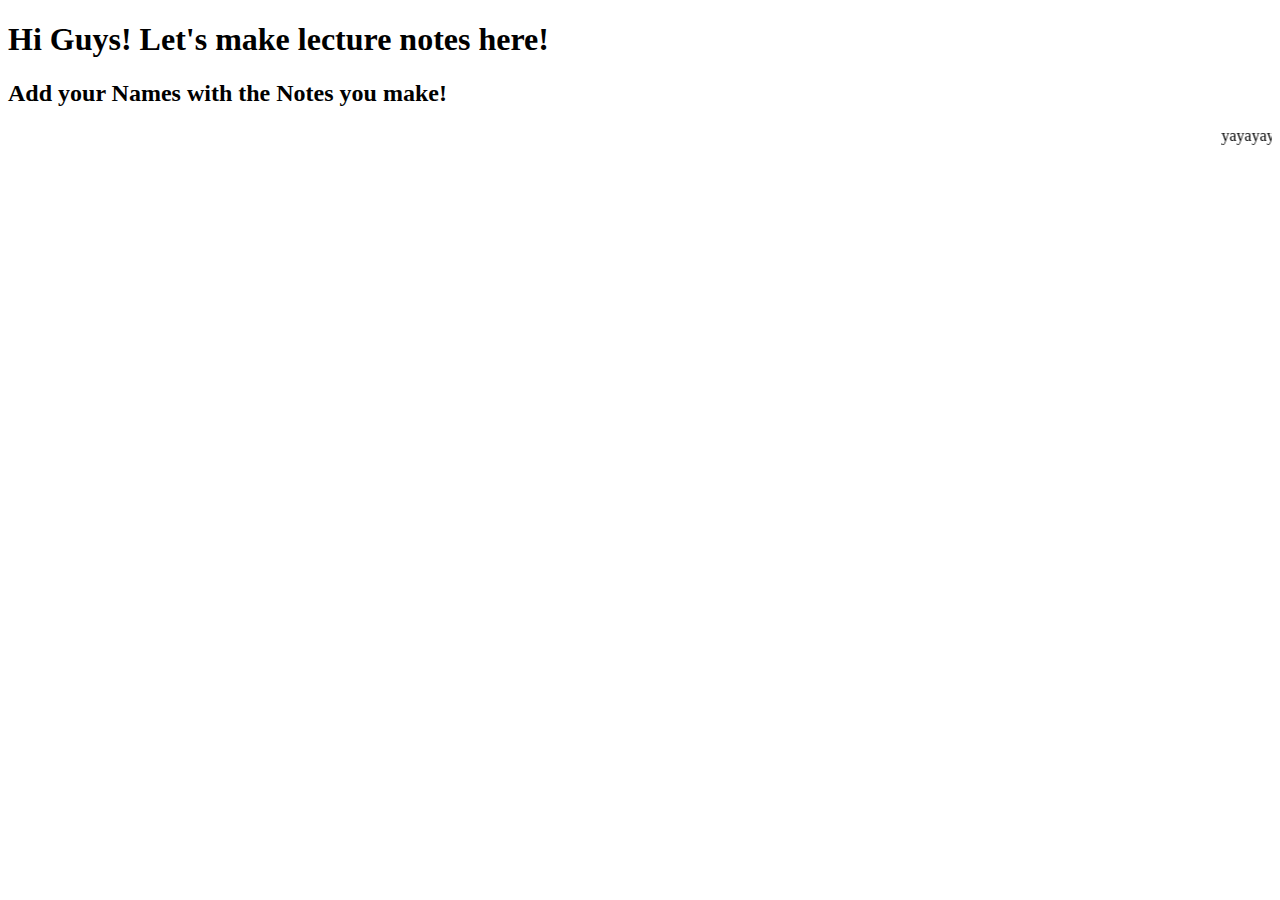
<file: hi_guys/index.html>
<!DOCTYPE html>
<html lang="en">
<head>
    <meta charset="UTF-8">
    <meta name="viewport" content="width=device-width, initial-scale=1.0">
    <title>Nebula Lecture 1</title>
</head>
<body>
    <h1>Hi Guys! Let's make lecture notes here!</h1>
    <h2>Add your Names with the Notes you make!</h2>
    <marquee>yayayayayayay</marquee>
</body>
</html>
</file>
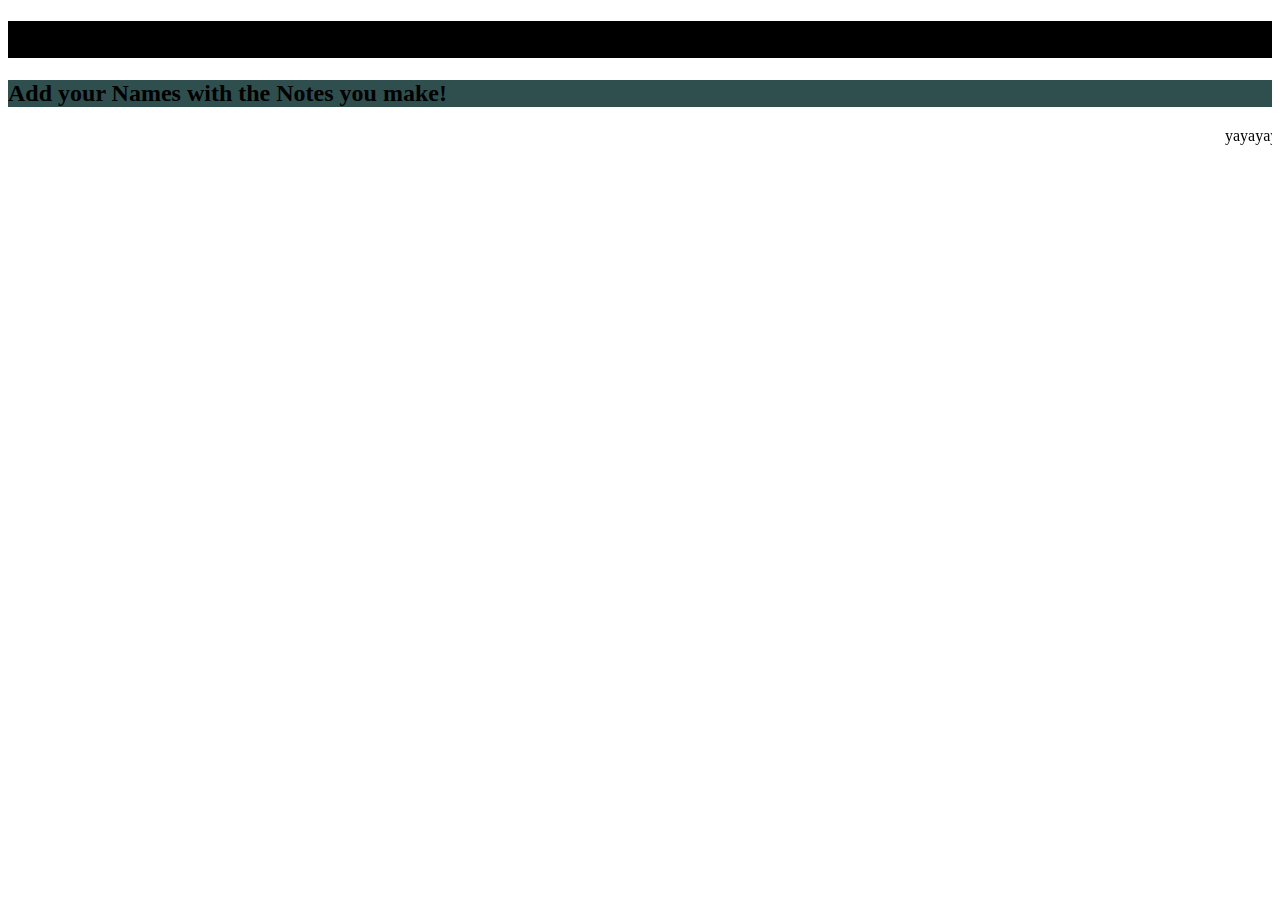
<file: hi_guys/;alsidfjk/index.html>
<!DOCTYPE html>
<html lang="en">
<head>
    <meta charset="UTF-8">
    <meta name="viewport" content="width=device-width, initial-scale=1.0">
    <title>Nebula Lecture 1</title>
    <link rel="stylesheet" href="./Styleeeeeeee.css">
</head>
<body>
    <h1 class="heading-1">Hi Guys! Let's make lecture notes here!</h1>
    <h2 class="heading-2">Add your Names with the Notes you make!</h2>
    <marquee>yayayayayayay</marquee>
</body>
</html>
</file>
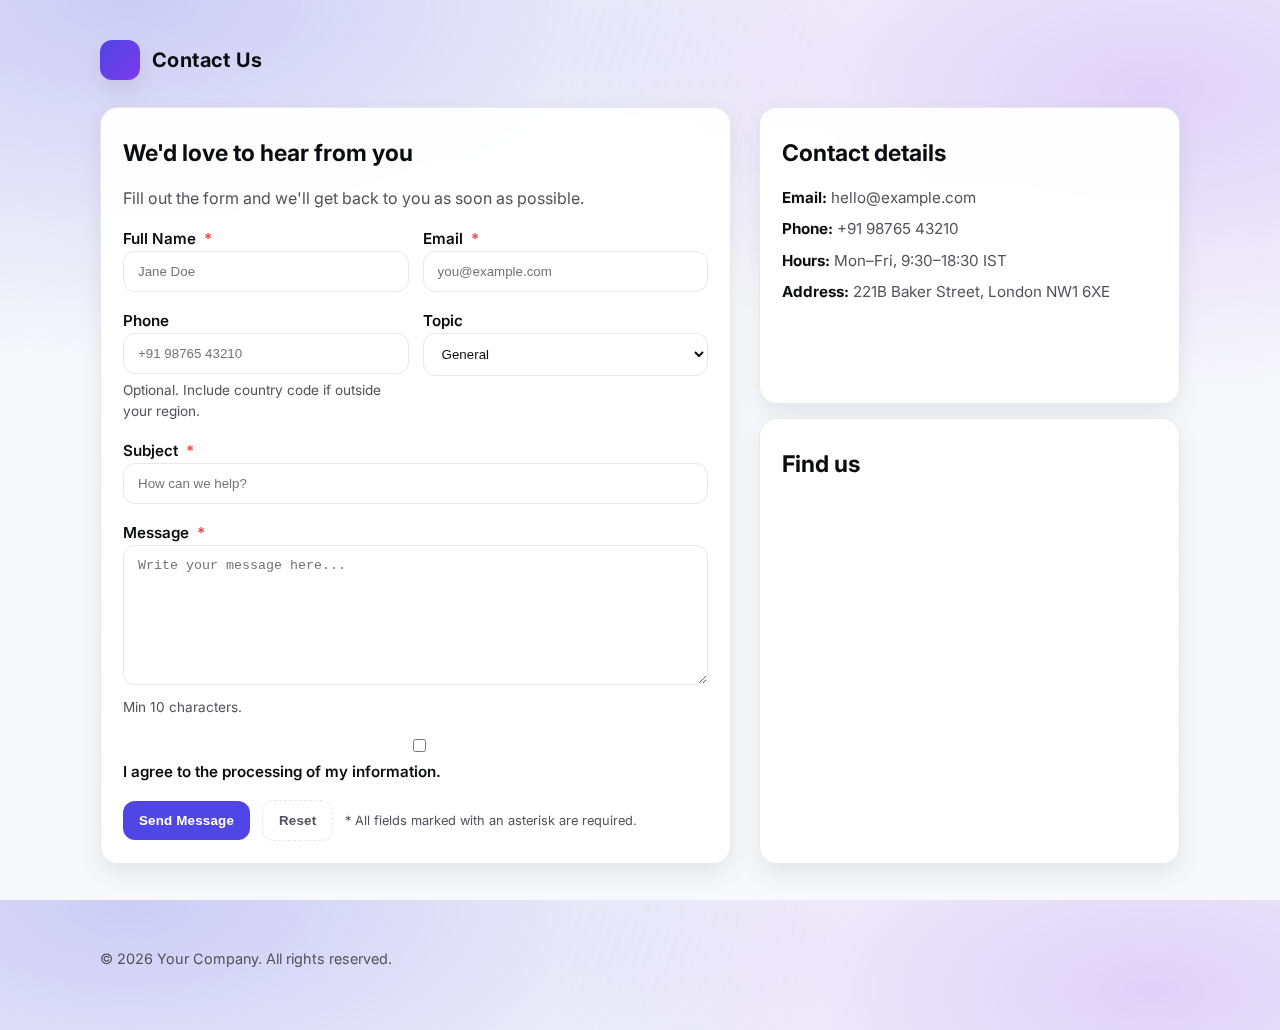
<file: contact.html>
<!doctype html>
<html lang="en">
<head>
  <meta charset="utf-8" />
  <meta name="viewport" content="width=device-width, initial-scale=1" />
  <title>Contact Us</title>
  <meta name="description" content="Contact page with a responsive, accessible form." />
  <link rel="preconnect" href="https://fonts.googleapis.com">
  <link rel="preconnect" href="https://fonts.gstatic.com" crossorigin>
  <link href="https://fonts.googleapis.com/css2?family=Inter:wght@400;500;600;700&display=swap" rel="stylesheet">
  <style>
    :root {
      --bg: #0b0c10;
      --card: #121318;
      --text: #e8e8ea;
      --muted: #a3a3ad;
      --primary: #4f46e5; /* indigo */
      --primary-600: #4338ca;
      --ring: #7c3aed55;
      --success: #16a34a;
      --danger: #ef4444;
      --border: #1f2430;
      --shadow: 0 10px 25px rgba(0,0,0,.35);
    }
    @media (prefers-color-scheme: light) {
      :root {
        --bg: #f7f8fb;
        --card: #ffffff;
        --text: #0b0c10;
        --muted: #52525b;
        --border: #e6e8ee;
        --shadow: 0 10px 25px rgba(0,0,0,.08);
      }
    }
    * { box-sizing: border-box; }
    html, body { height: 100%; }
    body {
      margin: 0;
      font-family: Inter, system-ui, -apple-system, Segoe UI, Roboto, Helvetica, Arial, "Apple Color Emoji", "Segoe UI Emoji";
      background: radial-gradient(1200px 600px at 10% 0%, rgba(79,70,229,.25), transparent 60%),
                  radial-gradient(1000px 500px at 90% 10%, rgba(124,58,237,.2), transparent 60%),
                  var(--bg);
      color: var(--text);
      line-height: 1.55;
    }
    header {
      max-width: 1120px; margin: 0 auto; padding: 40px 20px 10px;
    }
    .brand {
      display: inline-flex; align-items: center; gap: 12px; text-decoration: none; color: inherit;
    }
    .logo {
      width: 40px; height: 40px; border-radius: 12px; background: linear-gradient(135deg, var(--primary), #7c3aed);
      box-shadow: var(--shadow);
    }
    .brand h1 { font-size: 1.25rem; margin: 0; letter-spacing: .4px; }

    main { max-width: 1120px; margin: 0 auto; padding: 10px 20px 60px; }

    .grid {
      display: grid; grid-template-columns: 1.2fr .8fr; gap: 28px;
    }
    @media (max-width: 900px) { .grid { grid-template-columns: 1fr; } }

    .card {
      background: linear-gradient(180deg, color-mix(in oklab, var(--card), transparent 4%), var(--card));
      border: 1px solid var(--border);
      border-radius: 18px; padding: 22px; box-shadow: var(--shadow);
      backdrop-filter: saturate(140%) blur(6px);
    }

    h2 { margin: 6px 0 14px; font-size: clamp(1.25rem, 1.8vw, 1.6rem); }
    p.lead { color: var(--muted); margin-top: 0; }

    form { display: grid; gap: 16px; }
    .row { display: grid; grid-template-columns: 1fr 1fr; gap: 14px; }
    @media (max-width: 640px) { .row { grid-template-columns: 1fr; } }

    label { font-weight: 600; font-size: .95rem; }
    .req { color: var(--danger); margin-left: 4px; }

    input, textarea, select {
      width: 100%; padding: 12px 14px; border-radius: 12px; border: 1px solid var(--border);
      background: #0f1116; color: var(--text);
      outline: none; transition: box-shadow .15s ease, border-color .15s ease, transform .06s ease;
    }
    @media (prefers-color-scheme: light) {
      input, textarea, select { background: #fff; }
    }
    input:focus, textarea:focus, select:focus {
      border-color: var(--primary);
      box-shadow: 0 0 0 4px var(--ring);
    }
    textarea { min-height: 140px; resize: vertical; }

    .help { color: var(--muted); font-size: .85rem; margin-top: 6px; }

    .actions { display: flex; gap: 12px; align-items: center; flex-wrap: wrap; }

    button {
      appearance: none; border: none; cursor: pointer; font-weight: 700; letter-spacing: .2px;
      padding: 12px 16px; border-radius: 12px; background: var(--primary); color: white;
      transition: transform .06s ease, filter .2s ease, background .2s ease;
    }
    button:hover { filter: brightness(1.05); }
    button:active { transform: translateY(1px) scale(.99); }

    .muted-btn { background: transparent; color: var(--muted); border: 1px dashed var(--border); }

    .notice {
      display: none; margin: 0; font-weight: 600; font-size: .95rem;
      padding: 10px 12px; border-radius: 12px; border: 1px solid var(--border);
    }
    .notice.success { display: block; color: var(--success); border-color: color-mix(in oklab, var(--success), black 70%); }
    .notice.error { display: block; color: var(--danger); border-color: color-mix(in oklab, var(--danger), black 70%); }

    .side {
      display: grid; gap: 14px;
    }
    .info {
      display: grid; gap: 8px; font-size: .95rem; color: var(--muted);
    }
    .info b { color: var(--text); }

    .map { border: 0; width: 100%; height: 260px; border-radius: 14px; }

    footer { max-width: 1120px; margin: 0 auto; padding: 24px 20px 60px; color: var(--muted); font-size: .9rem; }
    .tiny { font-size: .8rem; color: var(--muted); }
  </style>
</head>
<body>
  <header>
    <a class="brand" href="#" aria-label="Homepage">
      <div class="logo" aria-hidden="true"></div>
      <h1>Contact Us</h1>
    </a>
  </header>

  <main>
    <div class="grid">
      <section class="card" aria-labelledby="contact-heading">
        <h2 id="contact-heading">We'd love to hear from you</h2>
        <p class="lead">Fill out the form and we'll get back to you as soon as possible.</p>

        <form id="contact-form" novalidate>
          <div class="row">
            <div>
              <label for="name">Full Name <span class="req" aria-hidden="true">*</span></label>
              <input id="name" name="name" type="text" placeholder="Jane Doe" autocomplete="name" required aria-required="true" />
            </div>
            <div>
              <label for="email">Email <span class="req" aria-hidden="true">*</span></label>
              <input id="email" name="email" type="email" placeholder="you@example.com" autocomplete="email" required aria-required="true" />
            </div>
          </div>

          <div class="row">
            <div>
              <label for="phone">Phone</label>
              <input id="phone" name="phone" type="tel" placeholder="+91 98765 43210" autocomplete="tel" pattern="^[+\d][\d\s-]{6,}$" />
              <div class="help">Optional. Include country code if outside your region.</div>
            </div>
            <div>
              <label for="topic">Topic</label>
              <select id="topic" name="topic">
                <option value="General">General</option>
                <option value="Support">Support</option>
                <option value="Sales">Sales</option>
                <option value="Feedback">Feedback</option>
              </select>
            </div>
          </div>

          <div>
            <label for="subject">Subject <span class="req" aria-hidden="true">*</span></label>
            <input id="subject" name="subject" type="text" placeholder="How can we help?" required aria-required="true" minlength="3" />
          </div>

          <div>
            <label for="message">Message <span class="req" aria-hidden="true">*</span></label>
            <textarea id="message" name="message" placeholder="Write your message here..." required aria-required="true" minlength="10"></textarea>
            <div class="help">Min 10 characters.</div>
          </div>

          <div>
            <label>
              <input type="checkbox" id="consent" name="consent" required aria-required="true" />
              I agree to the processing of my information.
            </label>
          </div>

          <p id="form-status" class="notice" role="status" aria-live="polite"></p>

          <div class="actions">
            <button type="submit" id="submit-btn">Send Message</button>
            <button type="reset" class="muted-btn">Reset</button>
            <span class="tiny">* All fields marked with an asterisk are required.</span>
          </div>
        </form>
      </section>

      <aside class="side">
        <section class="card">
          <h2>Contact details</h2>
          <div class="info">
            <div><b>Email:</b> hello@example.com</div>
            <div><b>Phone:</b> +91 98765 43210</div>
            <div><b>Hours:</b> Mon–Fri, 9:30–18:30 IST</div>
            <div><b>Address:</b> 221B Baker Street, London NW1 6XE</div>
          </div>
        </section>

        <section class="card">
          <h2>Find us</h2>
          <iframe class="map" title="Map" loading="lazy" allowfullscreen
                  referrerpolicy="no-referrer-when-downgrade"
                  src="https://www.google.com/maps/embed?pb=!1m18!1m12!1m3!1d19801.9349068408!2d-0.17197232708102693!3d51.52376685612792!2m3!1f0!2f0!3f0!3m2!1i1024!2i768!4f13.1!3m3!1m2!1s0x48761aceb123c8a9%3A0x50f62ce31463ac43!2s221B%20Baker%20St%2C%20London%20NW1%206XE%2C%20UK!5e0!3m2!1sen!2suk!4v1681580700000"></iframe>
        </section>
      </aside>
    </div>
  </main>

  <footer>
    <div>&copy; <span id="year"></span> Your Company. All rights reserved.</div>
  </footer>

  <script>
    // util: serialize form data
    function serializeForm(form) {
      const data = new FormData(form);
      return Object.fromEntries(data.entries());
    }

    function setStatus(type, message) {
      const status = document.getElementById('form-status');
      status.className = 'notice ' + type;
      status.textContent = message;
    }

    document.getElementById('year').textContent = new Date().getFullYear();

    const form = document.getElementById('contact-form');
    const submitBtn = document.getElementById('submit-btn');

    form.addEventListener('submit', async (e) => {
      e.preventDefault();

      // native validation first
      if (!form.checkValidity()) {
        setStatus('error', 'Please fix the highlighted fields and try again.');
        form.reportValidity();
        return;
      }

      // custom minimal checks
      const msg = document.getElementById('message').value.trim();
      if (msg.length < 10) {
        setStatus('error', 'Message must be at least 10 characters.');
        return;
      }

      setStatus('success', 'Sending…');
      submitBtn.disabled = true;

      // Demo: simulate async submit (replace with your endpoint)
      try {
        const payload = serializeForm(form);
        await new Promise(r => setTimeout(r, 800)); // simulate network
        console.log('Form payload', payload);
        setStatus('success', 'Thanks! Your message has been sent.');
        form.reset();
      } catch (err) {
        console.error(err);
        setStatus('error', 'Something went wrong. Please try again later.');
      } finally {
        submitBtn.disabled = false;
      }
    });
  </script>
</body>
</html>
</file>
<file: hi_guys/;alsidfjk/Styleeeeeeee.css>
.heading-1{
    background-color: black;
}

.heading-2{
    background-color: darkslategray;
}
</file>
